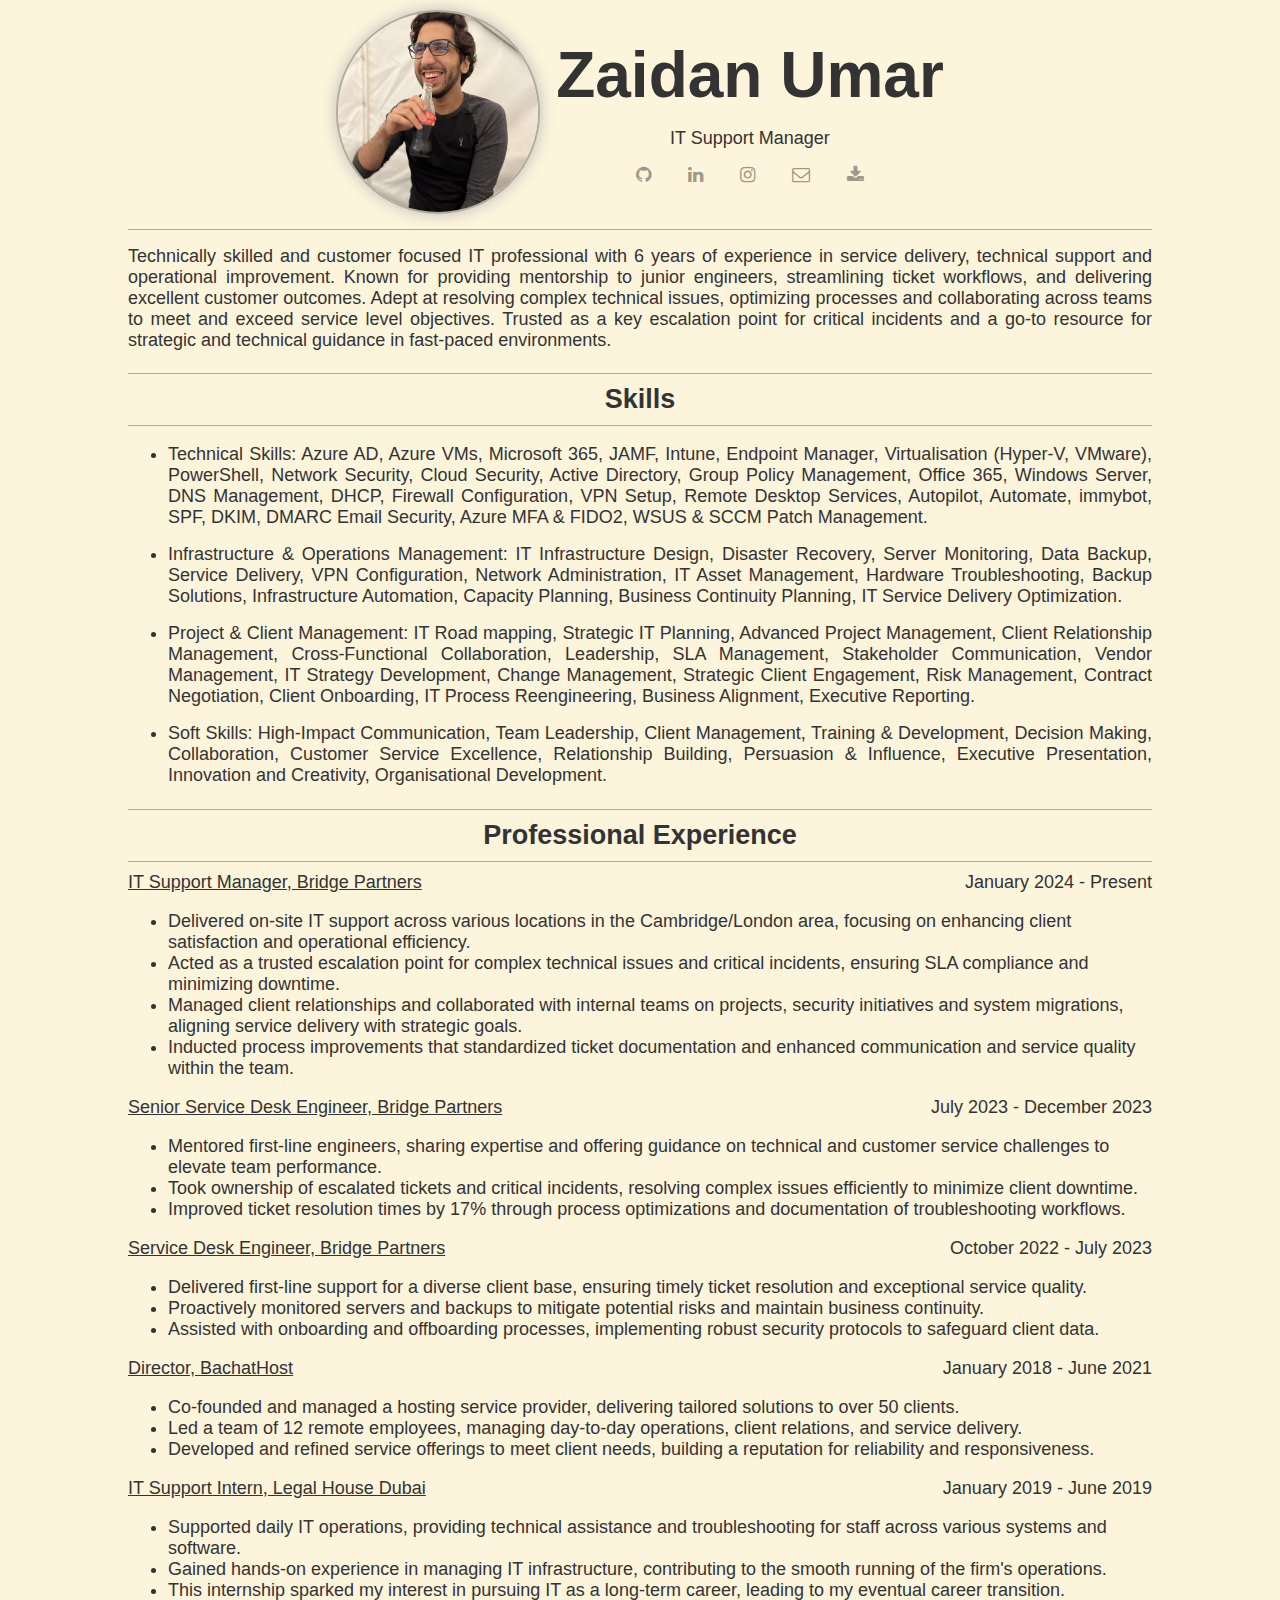
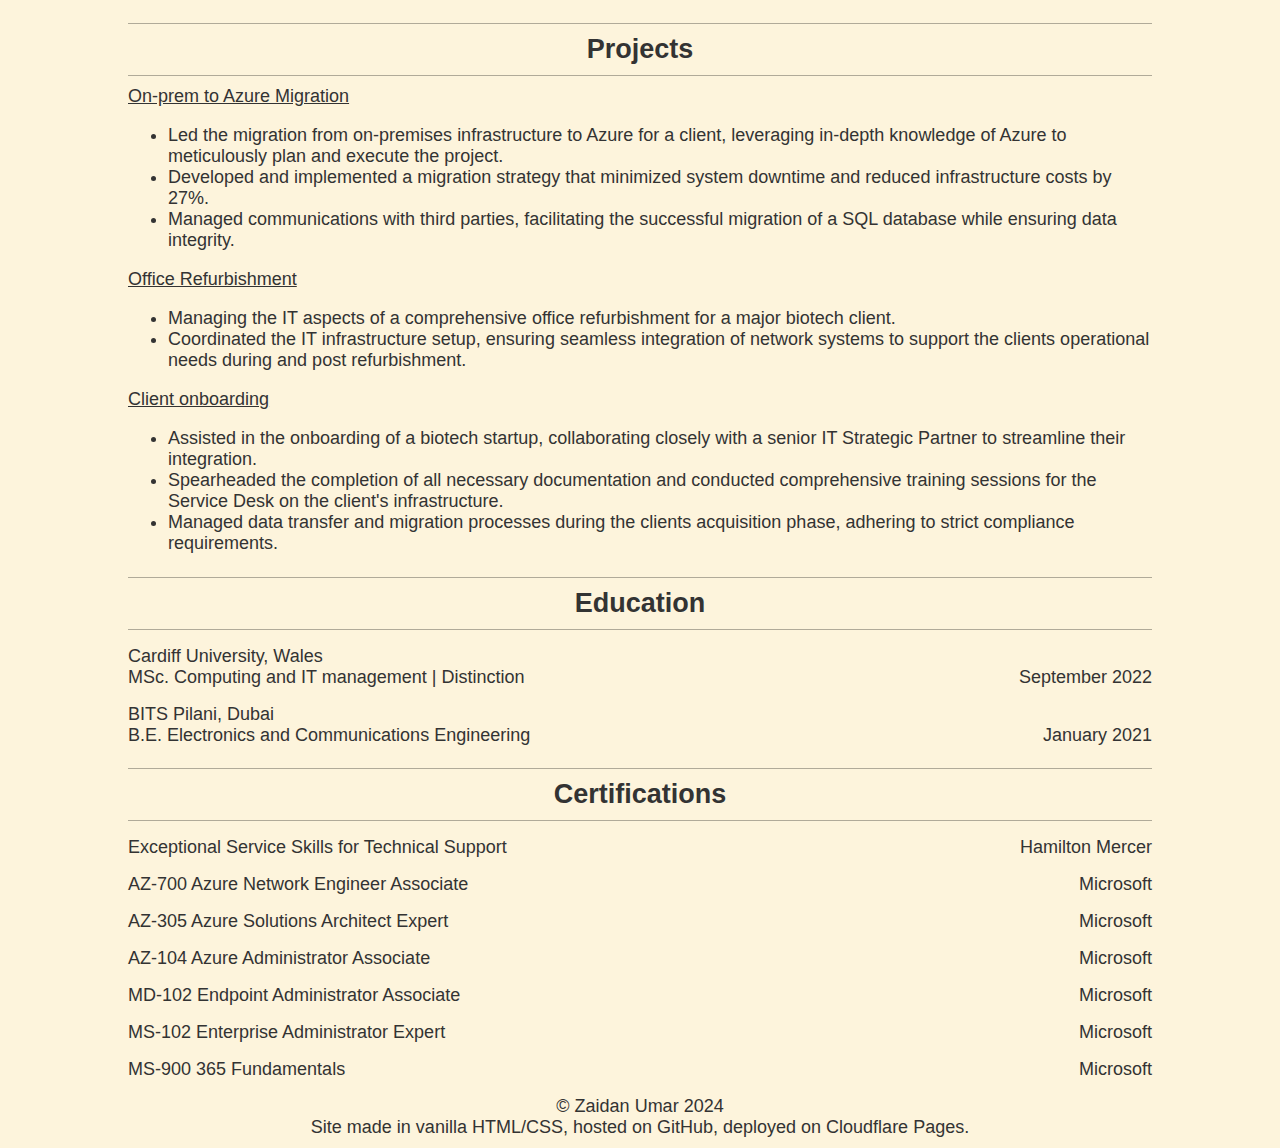
<file: index.html>
<!DOCTYPE html>
<html lang="en">

<head>
    <meta charset="UTF-8">
    <meta http-equiv="X-UA-Compatible" content="IE=edge">
    <meta name="viewport" content="width=device-width, initial-scale=1.0">
    <title>Zaidan Umar - IT Support Manager</title>
    <link rel="stylesheet" href="css/style.css">
    <link rel="stylesheet" href="css/font-awesome-4.7.0/css/font-awesome.min.css">
</head>

<body>
    <div class="container">
        <header class="content" role="banner">
            <img src="content/zaidanumar.jpg" title="Zaidan Umar" alt="Portrait of Zaidan Umar">
            <div class="text-wrapper">
                <h1>Zaidan Umar</h1>
                <p class="tag-line">IT Support Manager</p>
                <p class="media-links">
                    <a href="https://github.com/ZaidanUmar" target="_blank"><i class="fa fa-github"></i></a>
                    <a href="https://www.linkedin.com/in/zaidanumar/" target="_blank"><i class="fa fa-linkedin"></i></a>
                    <a href="https://www.instagram.com/iamzaidan/" target="_blank"><i class="fa fa-instagram"></i></a>
                    <a href="mailto:iamzaidan@gmail.com"><i class="fa fa-envelope-o"></i></a>
                    <a href="content/CV_ZaidanUmar.pdf" target="_blank"><i class="fa fa-download"></i></a>
                </p>
            </div>
        </header>

        <main class="cv" role="main">
            <p class="cvbody">Technically skilled and customer focused IT professional with 6 years of experience in service delivery, technical support and operational improvement. Known for providing mentorship to junior engineers, streamlining ticket workflows, and delivering excellent customer outcomes. Adept at resolving complex technical issues, optimizing processes and collaborating across teams to meet and exceed service level objectives. Trusted as a key escalation point for critical incidents and a go-to resource for strategic and technical guidance in fast-paced environments.</p>
            <h2 class="cvhead">Skills</h2>
            <ul>
                <li>
                    <p class="cvbody">
                        <strong>Technical Skills:</strong>
                        Azure AD, Azure VMs, Microsoft 365, JAMF, Intune, Endpoint Manager, Virtualisation (Hyper-V, VMware), PowerShell, Network Security, Cloud Security, Active Directory, Group Policy Management, Office 365, Windows Server, DNS Management, DHCP, Firewall Configuration, VPN Setup, Remote Desktop Services, Autopilot, Automate, immybot, SPF, DKIM, DMARC Email Security, Azure MFA & FIDO2, WSUS & SCCM Patch Management.
                    </p>
                </li>
                <li>
                    <p class="cvbody">
                        <strong>Infrastructure & Operations Management:</strong>
                        IT Infrastructure Design, Disaster Recovery, Server Monitoring, Data Backup, Service Delivery, VPN Configuration, Network Administration, IT Asset Management, Hardware Troubleshooting, Backup Solutions, Infrastructure Automation, Capacity Planning, Business Continuity Planning, IT Service Delivery Optimization.
                    </p>
                </li>
                <li>
                    <p class="cvbody">
                        <strong>Project & Client Management:</strong>
                        IT Road mapping, Strategic IT Planning, Advanced Project Management, Client Relationship Management, Cross-Functional Collaboration, Leadership, SLA Management, Stakeholder Communication, Vendor Management, IT Strategy Development, Change Management, Strategic Client Engagement, Risk Management, Contract Negotiation, Client Onboarding, IT Process Reengineering, Business Alignment, Executive Reporting.
                    </p>
                </li>
                <li>
                    <p class="cvbody">
                        <strong>Soft Skills:</strong>
                        High-Impact Communication, Team Leadership, Client Management, Training & Development, Decision Making, Collaboration, Customer Service Excellence, Relationship Building, Persuasion & Influence, Executive Presentation, Innovation and Creativity, Organisational Development.
                    </p>
                </li>
            </ul>
            <h2 class="cvhead">Professional Experience</h2>
            <u><strong>IT Support Manager, Bridge Partners</strong></u>
            <span style="float:right;">January 2024 - Present</span>
            <ul>
                <li>Delivered on-site IT support across various locations in the Cambridge/London area, focusing on enhancing client satisfaction and operational efficiency.</li>
                <li>Acted as a trusted escalation point for complex technical issues and critical incidents, ensuring SLA compliance and minimizing downtime.</li>
                <li>Managed client relationships and collaborated with internal teams on projects, security initiatives and system migrations, aligning service delivery with strategic goals.</li>
                <li>Inducted process improvements that standardized ticket documentation and enhanced communication and service quality within the team.</li>
            </ul>

            <u><strong>Senior Service Desk Engineer, Bridge Partners</strong></u>
            <span style="float:right;">July 2023 - December 2023</span>
            <ul>
                <li>Mentored first-line engineers, sharing expertise and offering guidance on technical and customer service challenges to elevate team performance.</li>
                <li>Took ownership of escalated tickets and critical incidents, resolving complex issues efficiently to minimize client downtime.</li>
                <li>Improved ticket resolution times by 17% through process optimizations and documentation of troubleshooting workflows.</li>
            </ul>

            <u><strong>Service Desk Engineer, Bridge Partners</strong></u>
            <span style="float:right;">October 2022 - July 2023</span>
            <ul>
                <li>Delivered first-line support for a diverse client base, ensuring timely ticket resolution and exceptional service quality.</li>
                <li>Proactively monitored servers and backups to mitigate potential risks and maintain business continuity.</li>
                <li>Assisted with onboarding and offboarding processes, implementing robust security protocols to safeguard client data.</li>
            </ul>

            <u><strong>Director, BachatHost</strong></u>
            <span style="float:right;">January 2018 - June 2021</span>
            <ul>
                <li>Co-founded and managed a hosting service provider, delivering tailored solutions to over 50 clients.</li>
                <li>Led a team of 12 remote employees, managing day-to-day operations, client relations, and service delivery.</li>
                <li>Developed and refined service offerings to meet client needs, building a reputation for reliability and responsiveness.</li>
            </ul>

            <u><strong>IT Support Intern, Legal House Dubai</strong></u>
            <span style="float:right;">January 2019 - June 2019</span>
            <ul>
                <li>Supported daily IT operations, providing technical assistance and troubleshooting for staff across various systems and software.</li>
                <li>Gained hands-on experience in managing IT infrastructure, contributing to the smooth running of the firm's operations.</li>
                <li>This internship sparked my interest in pursuing IT as a long-term career, leading to my eventual career transition.</li>
            </ul>
            <h2 class="cvhead">Projects</h2>
            <u><strong>On-prem to Azure Migration</strong></u>
            <ul>
                <li>Led the migration from on-premises infrastructure to Azure for a client, leveraging in-depth knowledge of Azure to meticulously plan and execute the project.</li>
                <li>Developed and implemented a migration strategy that minimized system downtime and reduced infrastructure costs by 27%.</li>
                <li>Managed communications with third parties, facilitating the successful migration of a SQL database while ensuring data integrity.</li>
            </ul>
            <u><strong>Office Refurbishment</strong></u>
            <ul>
                <li>Managing the IT aspects of a comprehensive office refurbishment for a major biotech client.</li>
                <li>Coordinated the IT infrastructure setup, ensuring seamless integration of network systems to support the clients operational needs during and post refurbishment.</li>
            </ul>
            <u><strong>Client onboarding</strong></u>
            <ul>
                <li>Assisted in the onboarding of a biotech startup, collaborating closely with a senior IT Strategic Partner to streamline their integration.</li>
                <li>Spearheaded the completion of all necessary documentation and conducted comprehensive training sessions for the Service Desk on the client's infrastructure.</li>
                <li>Managed data transfer and migration processes during the clients acquisition phase, adhering to strict compliance requirements.</li>
            </ul>
            <h2 class="cvhead">Education</h2>
            <p class="cvbody">
                Cardiff University, Wales<br>
                <strong>MSc. Computing and IT management | Distinction<span style="float:right;">September 2022</span></strong>
            </p>
            <p class="cvbody">
                BITS Pilani, Dubai<br>
                <strong>B.E. Electronics and Communications Engineering<span style="float:right;">January 2021</span></strong>
            </p>
            <h2 class="cvhead">Certifications</h2>
            <p class="cvbody"><strong>Exceptional Service Skills for Technical Support<span style="float:right;">Hamilton Mercer</span></strong></p>
            <p class="cvbody"><a href="https://learn.microsoft.com/api/credentials/share/en-us/ZaidanUmar-9918/7D51D924DFC45EF2?sharingId=EA39036433184180" target="_blank"><strong>AZ-700 Azure Network Engineer Associate<span style="float:right;">Microsoft</span></strong></a></p>
            <p class="cvbody"><a href="https://learn.microsoft.com/api/credentials/share/en-us/ZaidanUmar-9918/6833095397009128?sharingId=EA39036433184180" target="_blank"><strong>AZ-305 Azure Solutions Architect Expert<span style="float:right;">Microsoft</span></strong></a></p>
            <p class="cvbody"><a href="https://learn.microsoft.com/api/credentials/share/en-us/ZaidanUmar-9918/C3A1822A3D8A3428?sharingId=EA39036433184180" target="_blank"><strong>AZ-104 Azure Administrator Associate<span style="float:right;">Microsoft</span></strong></a></p>
            <p class="cvbody"><a href="https://learn.microsoft.com/api/credentials/share/en-us/ZaidanUmar-9918/1AE7CD88BE8E862E?sharingId=EA39036433184180" target="_blank"><strong>MD-102 Endpoint Administrator Associate<span style="float:right;">Microsoft</span></strong></a></p>
            <p class="cvbody"><a href="https://learn.microsoft.com/api/credentials/share/en-us/ZaidanUmar-9918/6021E8394FC0F7C8?sharingId=EA39036433184180" target="_blank"><strong>MS-102 Enterprise Administrator Expert<span style="float:right;">Microsoft</span></strong></a></p>
            <p class="cvbody"><a href="https://learn.microsoft.com/api/credentials/share/en-us/ZaidanUmar-9918/BA89B7738C5323D0?sharingId=EA39036433184180" target="_blank"><strong>MS-900 365 Fundamentals<span style="float:right;">Microsoft</span></strong></a></p>
        </main>

        <footer id="Footer" class="w3-container w3-padding-32 w3-center w3-opacity" role="contentinfo">
            <p>© Zaidan Umar 2024<br>
                Site made in vanilla HTML/CSS, hosted on GitHub, deployed on Cloudflare Pages.</p>
        </footer>
    </div>
</body>

</html>
</file>
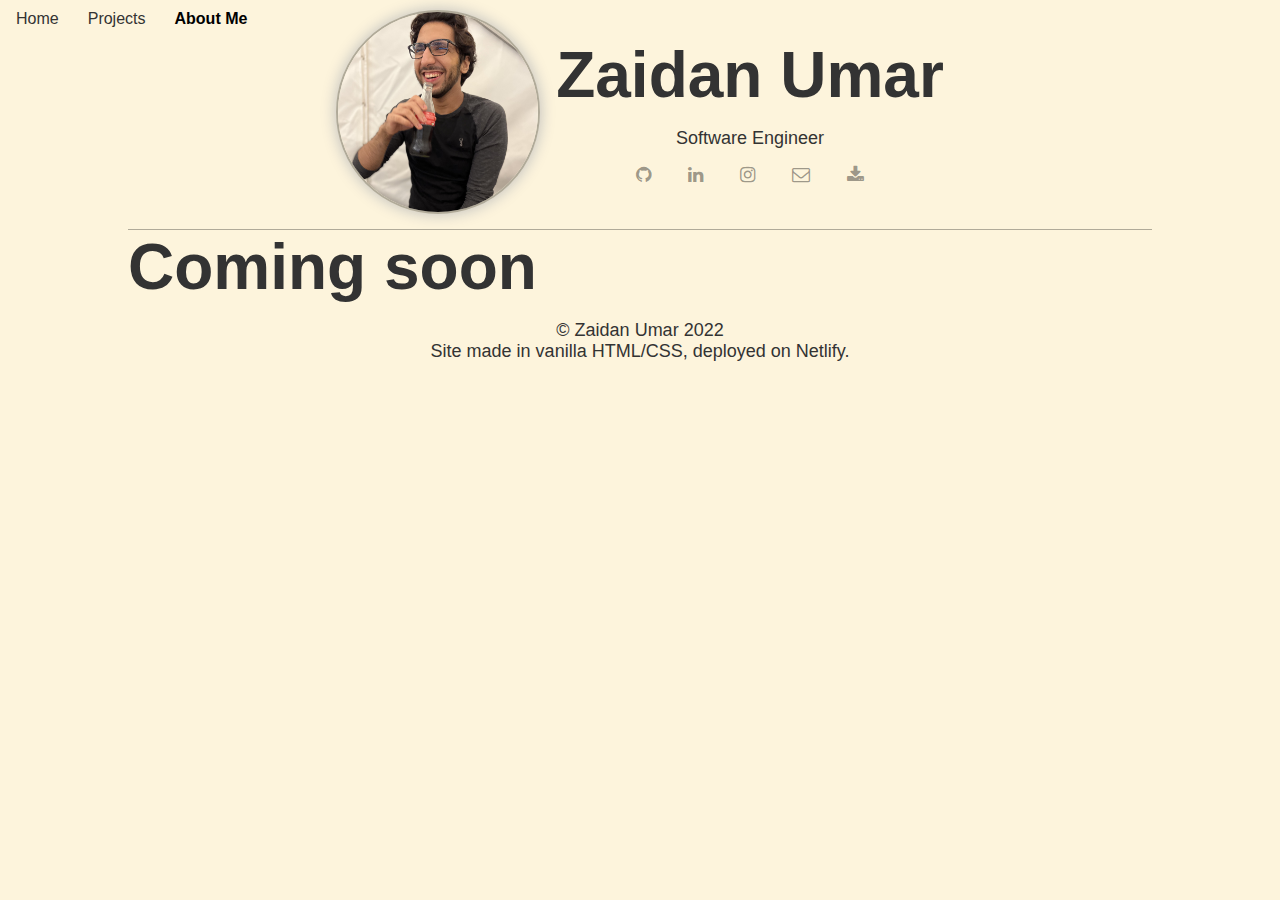
<file: about.html>
<!DOCTYPE html>
<html lang="en">

<head>
    <meta charset="UTF-8">
    <meta http-equiv="X-UA-Compatible" content="IE=edge">
    <meta name="viewport" content="width=device-width, initial-scale=1.0">
    <title>Zaidan Umar - Software Engineer</title>
    <link rel="stylesheet" href="css/style.css">
    <link rel="stylesheet" href="css/font-awesome-4.7.0/css/font-awesome.min.css">
</head>

<body>
    <div class="container">
        <nav class="sidenav">
            <a href="/index.html">Home</a>
            <a href="/projects.html">Projects</a>
            <a class="active" href="/about.html">About Me</a>
        </nav>

        <header class="content">
            <img src="content/zaidanumar.jpg" title="Zaidan Umar" alt="Portrait of Zaidan Umar">
            <div class="text-wrapper">
                <h1>Zaidan Umar</h1>
                <p class="tag-line">Software Engineer</p>
                <p class="media-links">
                    <a href="https://github.com/ZaidanUmar" target="_blank"><i class="fa fa-github"></i></a>
                    <a href="https://www.linkedin.com/in/zaidanumar/" target="_blank"><i class="fa fa-linkedin"></i></a>
                    <a href="https://www.instagram.com/iamzaidan/" target="_blank"><i class="fa fa-instagram"></i></a>
                    <a href="mailto:iamzaidan@gmail.com"><i class="fa fa-envelope-o"></i></a>
                    <a href="content/CV_ZaidanUmar.pdf" target="_blank"><i class="fa fa-download"></i></a>
                </p>
            </div>
        </header>

        <main class="cv">
            <h1>Coming soon</h1>
        </main>

        <footer id="Footer" class="w3-container w3-padding-32 w3-center w3-opacity">
            <p>&copy Zaidan Umar 2022<br>
                Site made in vanilla HTML/CSS, deployed on Netlify.</p>
        </footer>
    </div>
</body>

</html>
</file>
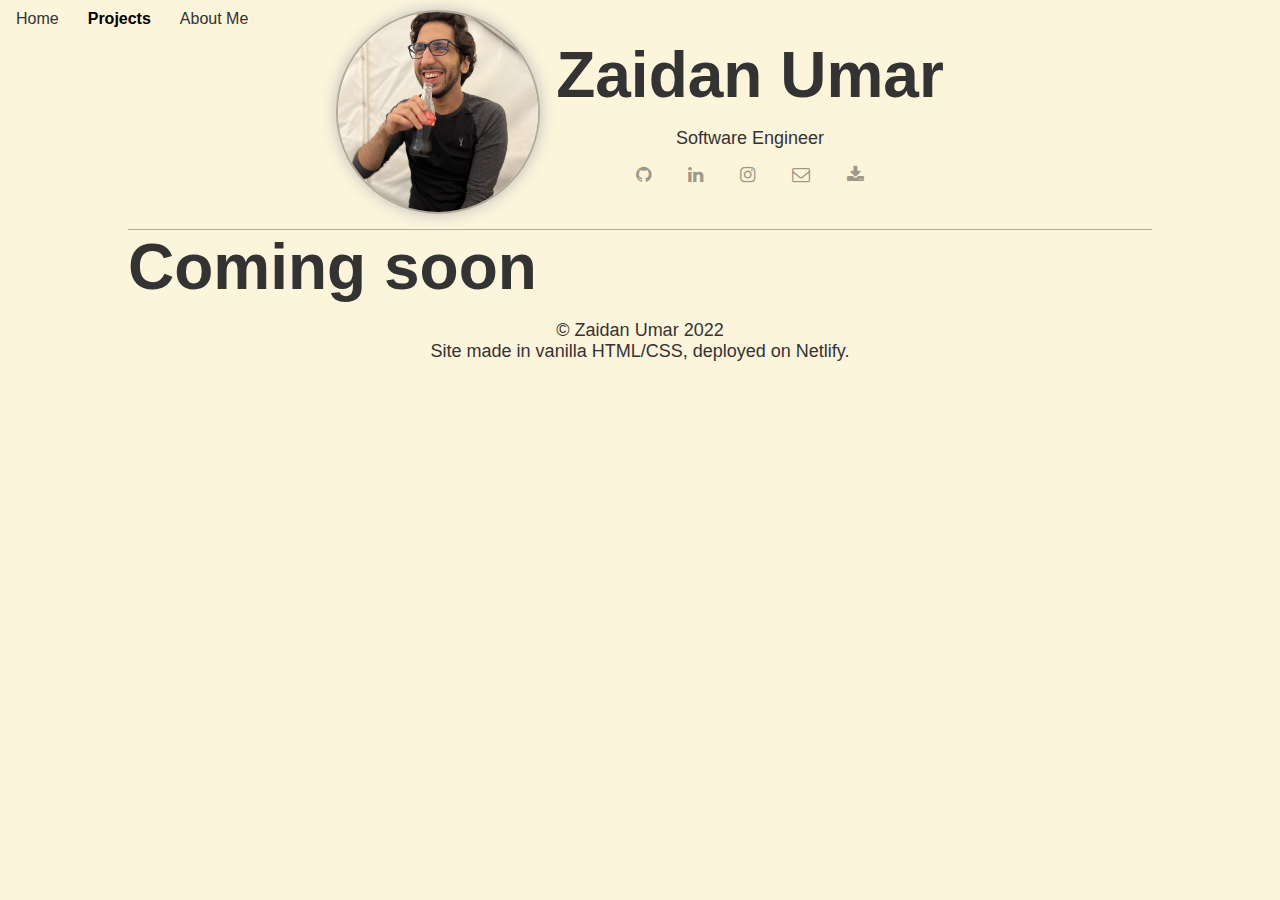
<file: projects.html>
<!DOCTYPE html>
<html lang="en">

<head>
    <meta charset="UTF-8">
    <meta http-equiv="X-UA-Compatible" content="IE=edge">
    <meta name="viewport" content="width=device-width, initial-scale=1.0">
    <title>Zaidan Umar - Software Engineer</title>
    <link rel="stylesheet" href="css/style.css">
    <link rel="stylesheet" href="css/font-awesome-4.7.0/css/font-awesome.min.css">
</head>

<body>
    <div class="container">
        <nav class="sidenav">
            <a href="/index.html">Home</a>
            <a class="active" href="/projects.html">Projects</a>
            <a href="/about.html">About Me</a>
        </nav>

        <header class="content">
            <img src="content/zaidanumar.jpg" title="Zaidan Umar" alt="Portrait of Zaidan Umar">
            <div class="text-wrapper">
                <h1>Zaidan Umar</h1>
                <p class="tag-line">Software Engineer</p>
                <p class="media-links">
                    <a href="https://github.com/ZaidanUmar" target="_blank"><i class="fa fa-github"></i></a>
                    <a href="https://www.linkedin.com/in/zaidanumar/" target="_blank"><i class="fa fa-linkedin"></i></a>
                    <a href="https://www.instagram.com/iamzaidan/" target="_blank"><i class="fa fa-instagram"></i></a>
                    <a href="mailto:iamzaidan@gmail.com"><i class="fa fa-envelope-o"></i></a>
                    <a href="content/CV_ZaidanUmar.pdf" target="_blank"><i class="fa fa-download"></i></a>
                </p>
            </div>
        </header>

        <main class="cv">
            <h1>Coming soon</h1>
        </main>

        <footer id="Footer" class="w3-container w3-padding-32 w3-center w3-opacity">
            <p>&copy Zaidan Umar 2022<br>
                Site made in vanilla HTML/CSS, deployed on Netlify.</p>
        </footer>
    </div>
</body>

</html>
</file>
<file: css/style.css>
body {
    background-color: #FDF4DC;
    font-family: "Lato", sans-serif !important;
    font-weight: lighter;
    color: #333;
    text-align: center;
    display: flex;
    align-items: center;
    justify-content: center;
    padding: 0%;
    margin: 0%;
    font-size: 18px;
}

.container {
    width: 80%;
    padding: 10px 0;
}

.content {
    display: inline-flex;
    align-items: center;
    margin: 0 auto;
}

.sidenav {
    position: absolute;
    z-index: 1;
    top: 0px;
    left: 0px;
    overflow-x: hidden;
    padding: 8px 0;
}

.sidenav a.active {
    color: black;
    font-weight: 700;
}

.sidenav a {
    color: black;
    padding: 6px 8px 6px 16px;
    text-decoration: none;
    font-size: 1rem;
    display: flexbox;
    position: relative;
}

.sidenav a:after {
    background: none repeat scroll 0 0 transparent;
    bottom: 0;
    content: "";
    display: block;
    height: 1px;
    left: 50%;
    position: absolute;
    background: rgb(112, 103, 103);
    transition: width 0.4s ease 0s, left 0.4s ease 0s;
    width: 0;
}

.sidenav a:hover:after {
    width: 100%;
    left: 0;
}

.cv {
    margin-top: 10px;
    border-top: 1px solid rgba(0, 0, 0, .3);
    text-align: left;
    font-size: 18px;
}

.cvhead {
    padding-top: 10px;
    padding-bottom: 10px;
    margin-bottom: 10px;
    border-bottom: 1px solid rgba(0, 0, 0, .3);
    border-top: 1px solid rgba(0, 0, 0, .3);
    display: flex;
    align-items: center;
    justify-content: center;
    text-align: center;
}

.cvbody {
    text-align: justify;
    text-justify: inter-word;
    font-size: 18px;
}

.content img {
    width: 200px;
    height: auto;
    flex-grow: 0;
    border-radius: 50%;
    border: 2px solid rgba(0, 0, 0, .3);
    box-shadow: 0 0 15px #bbb;
}

.content .text-wrapper {
    flex-grow: 1;
    margin-left: 1rem;
}

a:link,
a:visited {
    text-decoration: none;
    color: inherit;
}

h1,
p {
    margin: 0;
    padding: 0;
}

h1 {
    font-size: 4rem;
}

p {
    margin-top: 1rem;
}

p.media-links a {
    color: rgba(0, 0, 0, .4);
    margin: 0 1rem;
}

p.media-links a:hover {
    color: black;
}

@media only screen and (max-width: 756px) {
    .content {
        flex-direction: column;
    }

    .content .text-wrapper {
        margin-left: 0;
        margin-top: 1rem;
    }
}
</file>
